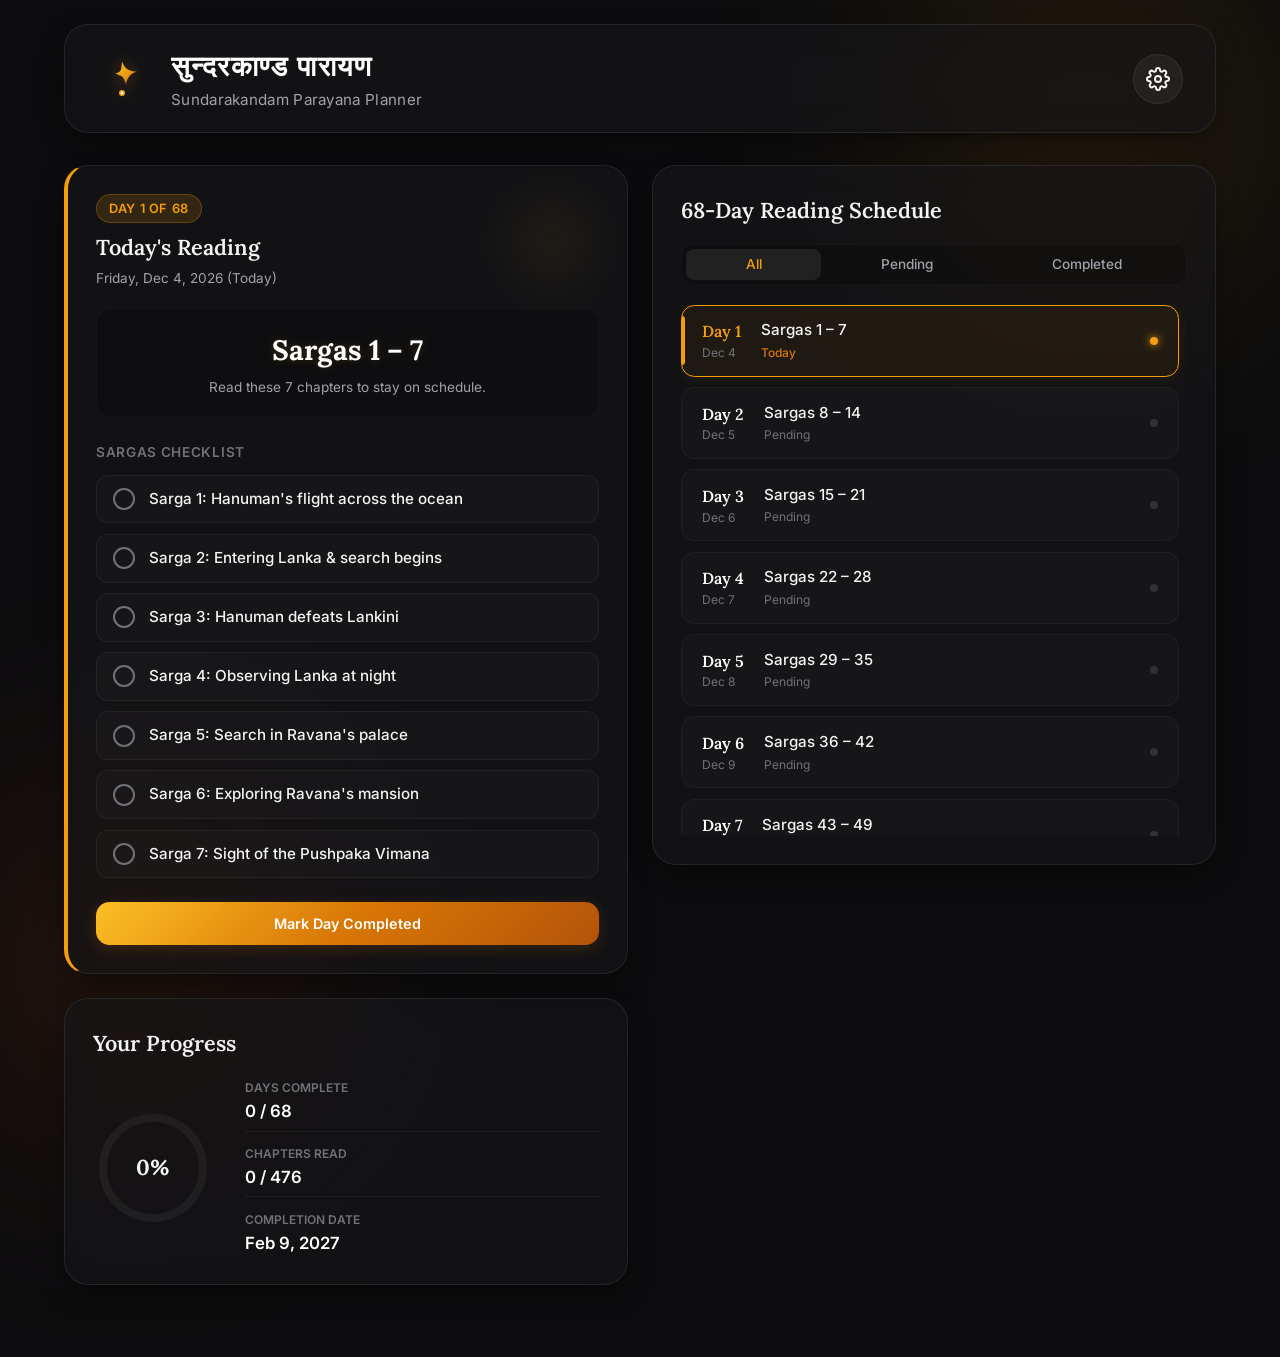
<file: index.html>
<!DOCTYPE html>
<html lang="en">
<head>
  <meta charset="utf-8"/>
  <meta name="viewport" content="width=device-width, initial-scale=1.0"/>
  <title>Sundarakandam Parayana Planner</title>
  
  <!-- SEO Meta Tags -->
  <meta name="description" content="A beautiful and intuitive tool to track your 68-day Sundarakandam reading cycle. Read 7 chapters a day and complete the parayana smoothly."/>
  <meta name="theme-color" content="#18181b"/>
  <meta name="mobile-web-app-capable" content="yes"/>
  <meta name="apple-mobile-web-app-capable" content="yes"/>
  <meta name="apple-mobile-web-app-status-bar-style" content="black-translucent"/>
  <meta name="apple-mobile-web-app-title" content="Sundara Parayana"/>
  
  <!-- PWA Manifest -->
  <link rel="manifest" href="manifest.json"/>
  <link rel="apple-touch-icon" href="icon.svg"/>

  <!-- Google Fonts -->
  <link rel="preconnect" href="https://fonts.googleapis.com"/>
  <link rel="preconnect" href="https://fonts.gstatic.com" crossorigin/>
  <link href="https://fonts.googleapis.com/css2?family=Inter:wght@300;400;500;600;700&family=Lora:ital,wght@0,400;0,500;0,600;0,700;1,400&family=Yatra+One&display=swap" rel="stylesheet"/>

  <!-- Stylesheet -->
  <link href="style.css" rel="stylesheet"/>
</head>
<body>

  <!-- Background decorative elements -->
  <div class="bg-glow bg-glow-1"></div>
  <div class="bg-glow bg-glow-2"></div>

  <!-- App Wrapper -->
  <div class="app-container">
    
    <!-- Header -->
    <header class="app-header">
      <div class="header-logo">
        <!-- Spiritual Om/Lotus inspired SVG -->
        <svg viewBox="0 0 100 100" width="50" height="50" class="spiritual-icon" aria-hidden="true">
          <path fill="url(#goldGradient)" d="M50,15 C55,30 65,35 80,35 C65,40 58,50 58,65 C58,50 51,40 36,40 C51,35 48,30 50,15 Z" />
          <path fill="url(#goldGradient)" opacity="0.7" d="M50,25 C53,35 60,38 70,38 C60,42 55,48 55,58 C55,48 50,42 40,42 C50,38 48,35 50,25 Z" />
          <circle cx="50" cy="78" r="6" fill="#F59E0B" />
          <circle cx="50" cy="78" r="3" fill="#FFF" />
          <defs>
            <linearGradient id="goldGradient" x1="0%" y1="0%" x2="100%" y2="100%">
              <stop offset="0%" stop-color="#FBBF24" />
              <stop offset="100%" stop-color="#D97706" />
            </linearGradient>
          </defs>
        </svg>
      </div>
      <div class="header-titles">
        <h1 class="main-title" id="title-main">सुन्दरकाण्ड पारायण</h1>
        <p class="subtitle" id="title-sub">Sundarakandam Parayana Planner</p>
      </div>
      <button class="settings-toggle-btn" id="btn-settings-toggle" aria-label="Open Settings">
        <svg viewBox="0 0 24 24" width="24" height="24" stroke="currentColor" stroke-width="2" fill="none" stroke-linecap="round" stroke-linejoin="round">
          <circle cx="12" cy="12" r="3"></circle>
          <path d="M19.4 15a1.65 1.65 0 0 0 .33 1.82l.06.06a2 2 0 1 1-2.83 2.83l-.06-.06a1.65 1.65 0 0 0-1.82-.33 1.65 1.65 0 0 0-1 1.51V21a2 2 0 0 1-4 0v-.09A1.65 1.65 0 0 0 9 19.4a1.65 1.65 0 0 0-1.82.33l-.06.06a2 2 0 1 1-2.83-2.83l.06-.06a1.65 1.65 0 0 0 .33-1.82 1.65 1.65 0 0 0-1.51-1H3a2 2 0 0 1 0-4h.09A1.65 1.65 0 0 0 4.6 9a1.65 1.65 0 0 0-.33-1.82l-.06-.06a2 2 0 1 1 2.83-2.83l.06.06a1.65 1.65 0 0 0 1.82.33H9a1.65 1.65 0 0 0 1-1.51V3a2 2 0 0 1 4 0v.09a1.65 1.65 0 0 0 1 1.51 1.65 1.65 0 0 0 1.82-.33l.06-.06a2 2 0 1 1 2.83 2.83l-.06.06a1.65 1.65 0 0 0-.33 1.82V9a1.65 1.65 0 0 0 1.51 1H21a2 2 0 0 1 0 4h-.09a1.65 1.65 0 0 0-1.51 1z"></path>
        </svg>
      </button>
    </header>

    <!-- Main Grid Dashboard -->
    <main class="dashboard-grid">

      <!-- Left Column: Reading Card & Progress -->
      <div class="dashboard-col col-left">
        
        <!-- Today's Reading Panel -->
        <section class="glass-panel reading-panel" id="panel-today-reading">
          <div class="panel-header">
            <span class="badge" id="badge-day-number">Day --</span>
            <h2 class="panel-title" id="lbl-reading-header">Today's Reading</h2>
            <p class="panel-subtitle" id="lbl-today-date">--</p>
          </div>
          
          <div class="reading-target-box">
            <div class="chapters-range" id="lbl-chapters-range">Chapters --</div>
            <p class="target-desc" id="lbl-chapters-desc">Read these 7 chapters to stay on schedule.</p>
          </div>

          <!-- Checklist -->
          <div class="checklist-container">
            <h3 class="checklist-title">Sargas Checklist</h3>
            <ul class="checklist" id="list-sargas-checklist">
              <!-- Dynamically populated -->
            </ul>
          </div>

          <!-- Action Buttons -->
          <div class="action-bar">
            <button class="primary-btn" id="btn-complete-day">
              <span class="btn-text">Mark Day Completed</span>
              <svg class="btn-icon" viewBox="0 0 24 24" width="20" height="20" stroke="currentColor" stroke-width="2.5" fill="none" stroke-linecap="round" stroke-linejoin="round">
                <polyline points="20 6 9 17 4 12"></polyline>
              </svg>
            </button>
          </div>
        </section>

        <!-- Progress Overview -->
        <section class="glass-panel progress-panel" id="panel-progress">
          <h2 class="panel-title">Your Progress</h2>
          <div class="progress-stats">
            <div class="progress-ring-wrapper">
              <svg class="progress-ring" width="120" height="120">
                <circle class="progress-ring-bg" stroke="rgba(255,255,255,0.05)" stroke-width="8" fill="transparent" r="50" cx="60" cy="60" />
                <circle class="progress-ring-bar" id="ring-progress-bar" stroke="url(#goldGradient)" stroke-width="8" stroke-dasharray="314.16" stroke-dashoffset="314.16" stroke-linecap="round" fill="transparent" r="50" cx="60" cy="60" />
              </svg>
              <div class="progress-percent" id="lbl-progress-percent">0%</div>
            </div>
            
            <div class="stats-text">
              <div class="stat-item">
                <span class="stat-label">Days Complete</span>
                <span class="stat-val" id="lbl-stat-days-complete">0 / 68</span>
              </div>
              <div class="stat-item">
                <span class="stat-label">Chapters Read</span>
                <span class="stat-val" id="lbl-stat-chapters-read">0 / 476</span>
              </div>
              <div class="stat-item">
                <span class="stat-label">Completion Date</span>
                <span class="stat-val" id="lbl-stat-completion-date">--</span>
              </div>
            </div>
          </div>
        </section>
      </div>

      <!-- Right Column: Full Schedule -->
      <div class="dashboard-col col-right">
        <section class="glass-panel schedule-panel">
          <div class="schedule-header">
            <h2 class="panel-title">68-Day Reading Schedule</h2>
            <div class="schedule-filter">
              <button class="filter-btn active" id="btn-filter-all">All</button>
              <button class="filter-btn" id="btn-filter-pending">Pending</button>
              <button class="filter-btn" id="btn-filter-completed">Completed</button>
            </div>
          </div>

          <div class="schedule-list-container">
            <div class="schedule-list" id="list-schedule-days">
              <!-- Dynamically populated 68 Day Cards -->
            </div>
          </div>
        </section>
      </div>

    </main>

    <!-- Settings & Adjustments Drawer / Overlay -->
    <div class="settings-overlay" id="overlay-settings">
      <div class="settings-drawer">
        <div class="drawer-header">
          <h2 class="drawer-title">Schedule Settings</h2>
          <button class="close-btn" id="btn-settings-close" aria-label="Close Settings">
            <svg viewBox="0 0 24 24" width="24" height="24" stroke="currentColor" stroke-width="2" fill="none" stroke-linecap="round" stroke-linejoin="round">
              <line x1="18" y1="6" x2="6" y2="18"></line>
              <line x1="6" y1="6" x2="18" y2="18"></line>
            </svg>
          </button>
        </div>

        <div class="drawer-content">
          <!-- Start Date Selection -->
          <div class="setting-group">
            <label class="setting-label" for="input-start-date">Parayana Start Date</label>
            <input type="date" class="setting-input" id="input-start-date"/>
            <p class="setting-help">Changing the start date shifts the target dates for all 68 days.</p>
          </div>

          <!-- Adjust Day Offset (Re-anchor) -->
          <div class="setting-group">
            <label class="setting-label" for="input-anchor-day">Align Schedule</label>
            <div class="inline-input-group">
              <span class="setting-prefix-text">Today I am reading Day</span>
              <input type="number" class="setting-input compact-input" id="input-anchor-day" min="1" max="68" value="1"/>
            </div>
            <button class="secondary-btn" id="btn-align-schedule">Update Start Date to Align</button>
            <p class="setting-help">If you missed days or are ahead, this will recalculate your Start Date so your chosen Day matches today's date.</p>
          </div>

          <!-- Reset Options -->
          <div class="setting-group reset-group">
            <h3 class="setting-subheader">Reset Cycle</h3>
            <p class="setting-help">This will clear all completed chapters and days, and set the start date to today.</p>
            <button class="danger-btn" id="btn-reset-cycle">Reset Parayana Progress</button>
          </div>

          <!-- About/Rule Info -->
          <div class="setting-group info-group">
            <h3 class="setting-subheader">Parayana Rules</h3>
            <ul class="rules-list">
              <li><strong>Total Chapters:</strong> 68 sargas in Sundarakandam.</li>
              <li><strong>Daily Quota:</strong> Read exactly 7 chapters daily.</li>
              <li><strong>Wrap-around:</strong> After Chapter 68, the cycle continues immediately with Chapter 1. E.g., Day 10 is Ch. 64-68, then Ch. 1-2.</li>
              <li><strong>The End Condition:</strong> The parayana concludes on the day when the 7th chapter of that day is Chapter 68. This occurs precisely on <strong>Day 68</strong> after completing 7 full cycles (476 chapters in total).</li>
            </ul>
          </div>
        </div>
      </div>
    </div>

    <!-- Celebration/Completion Banner -->
    <div class="completion-overlay" id="overlay-completion">
      <div class="completion-card">
        <div class="celebration-emoji">🕉️✨</div>
        <h2 class="completion-title">जय श्री राम</h2>
        <p class="completion-subtitle">Jaya Sri Rama</p>
        <p class="completion-text">Congratulations! You have successfully completed your 68-day Sundarakandam Parayana cycle!</p>
        <div class="completion-summary-box">
          <p>Started: <span id="lbl-completed-start-date">--</span></p>
          <p>Completed: <span id="lbl-completed-end-date">--</span></p>
          <p>Total Chapters Read: 476 (7 cycles of 68 sargas)</p>
        </div>
        <button class="primary-btn" id="btn-new-cycle">Start a New Cycle</button>
      </div>
    </div>

  </div>

  <script src="app.js"></script>
</body>
</html>
</file>
<file: style.css>
/* Core Design System Tokens */
:root {
  --font-serif: 'Lora', 'Georgia', serif;
  --font-sans: 'Inter', -apple-system, BlinkMacSystemFont, 'Segoe UI', Roboto, sans-serif;
  
  /* Color Palette */
  --bg-dark: #0c0c0e;
  --bg-panel: rgba(22, 22, 26, 0.65);
  --border-color: rgba(255, 255, 255, 0.08);
  --border-focus: rgba(245, 158, 11, 0.4);
  
  --text-primary: #f4f4f5;
  --text-secondary: #a1a1aa;
  --text-muted: #71717a;
  
  /* Brand/Spiritual Accents */
  --accent-saffron: #f59e0b;
  --accent-saffron-dark: #d97706;
  --accent-orange: #ea580c;
  --accent-gold-gradient: linear-gradient(135deg, #fbbf24 0%, #d97706 50%, #b45309 100%);
  --accent-glow: rgba(245, 158, 11, 0.15);
  
  --success: #10b981;
  --success-glow: rgba(16, 185, 129, 0.15);
  
  --danger: #ef4444;
  
  /* Shadows & Blur */
  --shadow-lg: 0 10px 30px -10px rgba(0, 0, 0, 0.7);
  --shadow-glow: 0 0 20px rgba(245, 158, 11, 0.2);
  --glass-blur: blur(16px) saturate(140%);
}

/* Reset and Core Layout */
* {
  box-sizing: border-box;
  margin: 0;
  padding: 0;
}

body {
  background-color: var(--bg-dark);
  color: var(--text-primary);
  font-family: var(--font-sans);
  min-height: 100vh;
  position: relative;
  overflow-x: hidden;
  line-height: 1.5;
  padding-bottom: 3rem;
}

/* Ambient Background Glows */
.bg-glow {
  position: absolute;
  width: 40vw;
  height: 40vw;
  border-radius: 50%;
  pointer-events: none;
  z-index: -1;
  filter: blur(120px);
  opacity: 0.18;
}

.bg-glow-1 {
  background: radial-gradient(circle, var(--accent-saffron) 0%, transparent 70%);
  top: -10%;
  right: -5%;
}

.bg-glow-2 {
  background: radial-gradient(circle, var(--accent-orange) 0%, transparent 70%);
  bottom: 10%;
  left: -10%;
}

/* Container */
.app-container {
  width: 100%;
  max-width: 1200px;
  margin: 0 auto;
  padding: 1.5rem 1.5rem;
}

/* Header styling */
.app-header {
  display: flex;
  align-items: center;
  margin-bottom: 2rem;
  padding: 1.25rem 2rem;
  background: var(--bg-panel);
  border: 1px solid var(--border-color);
  border-radius: 1.5rem;
  backdrop-filter: var(--glass-blur);
  -webkit-backdrop-filter: var(--glass-blur);
  box-shadow: var(--shadow-lg);
  position: relative;
}

.header-logo {
  margin-right: 1.5rem;
  display: flex;
  align-items: center;
  justify-content: center;
}

.spiritual-icon {
  filter: drop-shadow(0 0 8px rgba(245, 158, 11, 0.4));
  animation: float 4s ease-in-out infinite;
}

@keyframes float {
  0%, 100% { transform: translateY(0px); }
  50% { transform: translateY(-6px); }
}

.header-titles {
  flex-grow: 1;
}

.main-title {
  font-family: var(--font-serif);
  font-size: 1.75rem;
  font-weight: 700;
  letter-spacing: 0.05em;
  background: linear-gradient(135deg, #fff 30%, #fef08a 100%);
  -webkit-background-clip: text;
  -webkit-text-fill-color: transparent;
  margin-bottom: 0.15rem;
}

.subtitle {
  color: var(--text-secondary);
  font-size: 0.95rem;
  font-weight: 400;
  letter-spacing: 0.02em;
}

.settings-toggle-btn {
  background: rgba(255, 255, 255, 0.05);
  border: 1px solid var(--border-color);
  color: var(--text-primary);
  padding: 0.75rem;
  border-radius: 50%;
  cursor: pointer;
  display: flex;
  align-items: center;
  justify-content: center;
  transition: all 0.3s cubic-bezier(0.4, 0, 0.2, 1);
}

.settings-toggle-btn:hover {
  background: rgba(245, 158, 11, 0.15);
  border-color: var(--accent-saffron);
  color: var(--accent-saffron);
  transform: rotate(30deg);
  box-shadow: 0 0 12px rgba(245, 158, 11, 0.3);
}

/* Glass Panels */
.glass-panel {
  background: var(--bg-panel);
  border: 1px solid var(--border-color);
  border-radius: 1.5rem;
  backdrop-filter: var(--glass-blur);
  -webkit-backdrop-filter: var(--glass-blur);
  box-shadow: var(--shadow-lg);
  padding: 1.75rem;
  transition: border-color 0.3s ease;
}

/* Dashboard Grid Layout */
.dashboard-grid {
  display: grid;
  grid-template-columns: 1fr 1fr;
  gap: 1.5rem;
  align-items: start;
}

.dashboard-col {
  display: flex;
  flex-direction: column;
  gap: 1.5rem;
}

/* Today's Reading Panel Details */
.reading-panel {
  border-left: 4px solid var(--accent-saffron);
  position: relative;
  overflow: hidden;
}

.reading-panel::after {
  content: '';
  position: absolute;
  top: 0;
  right: 0;
  width: 150px;
  height: 150px;
  background: radial-gradient(circle, rgba(245, 158, 11, 0.06) 0%, transparent 70%);
  pointer-events: none;
}

.panel-header {
  margin-bottom: 1.25rem;
}

.badge {
  display: inline-block;
  background: rgba(245, 158, 11, 0.15);
  color: var(--accent-saffron);
  border: 1px solid rgba(245, 158, 11, 0.25);
  padding: 0.25rem 0.75rem;
  border-radius: 9999px;
  font-size: 0.8rem;
  font-weight: 600;
  letter-spacing: 0.05em;
  margin-bottom: 0.5rem;
  text-transform: uppercase;
}

.panel-title {
  font-family: var(--font-serif);
  font-size: 1.35rem;
  font-weight: 600;
  margin-bottom: 0.25rem;
}

.panel-subtitle {
  font-size: 0.85rem;
  color: var(--text-secondary);
}

.reading-target-box {
  background: rgba(0, 0, 0, 0.2);
  border: 1px solid rgba(255, 255, 255, 0.03);
  border-radius: 1rem;
  padding: 1.25rem;
  margin-bottom: 1.5rem;
  text-align: center;
}

.chapters-range {
  font-family: var(--font-serif);
  font-size: 1.75rem;
  font-weight: 700;
  color: #fff;
  text-shadow: 0 0 10px rgba(245, 158, 11, 0.2);
  margin-bottom: 0.35rem;
}

.target-desc {
  font-size: 0.85rem;
  color: var(--text-secondary);
}

/* Checklist Styling */
.checklist-container {
  margin-bottom: 1.5rem;
}

.checklist-title {
  font-size: 0.85rem;
  text-transform: uppercase;
  letter-spacing: 0.05em;
  color: var(--text-muted);
  margin-bottom: 0.75rem;
  font-weight: 600;
}

.checklist {
  list-style: none;
  display: flex;
  flex-direction: column;
  gap: 0.65rem;
}

.checklist-item {
  display: flex;
  align-items: center;
  background: rgba(255, 255, 255, 0.02);
  border: 1px solid rgba(255, 255, 255, 0.05);
  border-radius: 0.75rem;
  padding: 0.75rem 1rem;
  cursor: pointer;
  user-select: none;
  transition: all 0.2s ease;
}

.checklist-item:hover {
  background: rgba(255, 255, 255, 0.04);
  border-color: rgba(255, 255, 255, 0.1);
  transform: translateX(3px);
}

.checklist-item.checked {
  border-color: rgba(16, 185, 129, 0.3);
  background: rgba(16, 185, 129, 0.04);
}

/* Custom checkbox circle */
.custom-checkbox {
  width: 22px;
  height: 22px;
  border-radius: 50%;
  border: 2px solid var(--text-muted);
  margin-right: 0.85rem;
  display: flex;
  align-items: center;
  justify-content: center;
  flex-shrink: 0;
  transition: all 0.2s ease;
}

.checklist-item:hover .custom-checkbox {
  border-color: var(--accent-saffron);
}

.checklist-item.checked .custom-checkbox {
  border-color: var(--success);
  background: var(--success);
}

.custom-checkbox-check {
  width: 10px;
  height: 10px;
  fill: none;
  stroke: #fff;
  stroke-width: 3;
  stroke-linecap: round;
  stroke-linejoin: round;
  opacity: 0;
  transform: scale(0.6);
  transition: all 0.2s cubic-bezier(0.175, 0.885, 0.32, 1.275);
}

.checklist-item.checked .custom-checkbox-check {
  opacity: 1;
  transform: scale(1);
}

.checklist-item-text {
  font-size: 0.95rem;
  font-weight: 500;
  color: var(--text-primary);
  transition: color 0.2s ease;
}

.checklist-item.checked .checklist-item-text {
  text-decoration: line-through;
  color: var(--text-muted);
}

/* Progress Panel details */
.progress-panel {
  position: relative;
}

.progress-stats {
  display: flex;
  align-items: center;
  gap: 2rem;
  margin-top: 1.25rem;
}

.progress-ring-wrapper {
  position: relative;
  display: flex;
  align-items: center;
  justify-content: center;
}

.progress-ring-bar {
  transition: stroke-dashoffset 0.6s cubic-bezier(0.4, 0, 0.2, 1);
  transform: rotate(-90deg);
  transform-origin: 60px 60px;
}

.progress-percent {
  position: absolute;
  font-family: var(--font-serif);
  font-size: 1.35rem;
  font-weight: 700;
  color: var(--text-primary);
}

.stats-text {
  flex-grow: 1;
  display: flex;
  flex-direction: column;
  gap: 0.85rem;
}

.stat-item {
  display: flex;
  flex-direction: column;
  border-bottom: 1px solid rgba(255, 255, 255, 0.05);
  padding-bottom: 0.4rem;
}

.stat-item:last-child {
  border-bottom: none;
  padding-bottom: 0;
}

.stat-label {
  font-size: 0.75rem;
  text-transform: uppercase;
  color: var(--text-muted);
  font-weight: 600;
}

.stat-val {
  font-size: 1.05rem;
  font-weight: 600;
  color: #fff;
  margin-top: 0.1rem;
}

/* Schedule Panel Details */
.schedule-panel {
  display: flex;
  flex-direction: column;
  height: calc(100vh - 11.5rem);
  max-height: 700px;
  min-height: 480px;
}

.schedule-header {
  display: flex;
  flex-direction: column;
  gap: 0.85rem;
  margin-bottom: 1.25rem;
}

.schedule-filter {
  display: flex;
  background: rgba(0, 0, 0, 0.2);
  padding: 0.25rem;
  border-radius: 0.75rem;
  border: 1px solid rgba(255, 255, 255, 0.03);
}

.filter-btn {
  flex-grow: 1;
  background: transparent;
  border: none;
  color: var(--text-secondary);
  font-size: 0.85rem;
  font-weight: 500;
  padding: 0.45rem 0.75rem;
  border-radius: 0.5rem;
  cursor: pointer;
  transition: all 0.2s ease;
}

.filter-btn:hover {
  color: #fff;
}

.filter-btn.active {
  background: rgba(255, 255, 255, 0.08);
  color: var(--accent-saffron);
}

.schedule-list-container {
  flex-grow: 1;
  overflow-y: auto;
  padding-right: 0.5rem;
  /* Scrollbar Firefox */
  scrollbar-width: thin;
  scrollbar-color: rgba(255,255,255,0.1) transparent;
}

/* Scrollbar Chrome/Safari */
.schedule-list-container::-webkit-scrollbar {
  width: 5px;
}

.schedule-list-container::-webkit-scrollbar-track {
  background: transparent;
}

.schedule-list-container::-webkit-scrollbar-thumb {
  background: rgba(255, 255, 255, 0.1);
  border-radius: 9999px;
}

.schedule-list-container::-webkit-scrollbar-thumb:hover {
  background: rgba(255, 255, 255, 0.2);
}

.schedule-list {
  display: flex;
  flex-direction: column;
  gap: 0.65rem;
}

/* Day list card items */
.day-card {
  display: grid;
  grid-template-columns: auto 1fr auto;
  align-items: center;
  background: rgba(255, 255, 255, 0.02);
  border: 1px solid rgba(255, 255, 255, 0.04);
  border-radius: 0.85rem;
  padding: 0.85rem 1.25rem;
  cursor: pointer;
  transition: all 0.25s cubic-bezier(0.4, 0, 0.2, 1);
}

.day-card:hover {
  background: rgba(255, 255, 255, 0.04);
  border-color: rgba(255, 255, 255, 0.08);
  transform: translateX(4px);
}

.day-card.active-day {
  background: rgba(245, 158, 11, 0.06);
  border-color: var(--accent-saffron);
  box-shadow: 0 0 15px rgba(245, 158, 11, 0.1);
  position: relative;
}

.day-card.active-day::before {
  content: '';
  position: absolute;
  left: 0;
  top: 15%;
  height: 70%;
  width: 3px;
  background: var(--accent-saffron);
  border-radius: 0 9999px 9999px 0;
}

.day-card.completed {
  border-color: rgba(16, 185, 129, 0.15);
  background: rgba(16, 185, 129, 0.02);
  opacity: 0.75;
}

.day-card-left {
  display: flex;
  flex-direction: column;
  margin-right: 1.25rem;
}

.day-card-num {
  font-family: var(--font-serif);
  font-size: 1rem;
  font-weight: 600;
  color: #fff;
}

.day-card-date {
  font-size: 0.75rem;
  color: var(--text-muted);
  margin-top: 0.05rem;
}

.day-card.active-day .day-card-num {
  color: var(--accent-saffron);
}

.day-card-mid {
  display: flex;
  flex-direction: column;
}

.day-card-chaps {
  font-size: 0.95rem;
  font-weight: 500;
  color: var(--text-primary);
}

.day-card.completed .day-card-chaps {
  text-decoration: line-through;
  color: var(--text-muted);
}

.day-card-status-text {
  font-size: 0.75rem;
  color: var(--text-muted);
  margin-top: 0.1rem;
}

.day-card.active-day .day-card-status-text {
  color: var(--accent-saffron-dark);
  font-weight: 500;
}

.day-card.completed .day-card-status-text {
  color: var(--success);
}

.day-card-right {
  display: flex;
  align-items: center;
  justify-content: center;
}

.status-dot {
  width: 8px;
  height: 8px;
  border-radius: 50%;
  background: var(--text-muted);
  opacity: 0.3;
}

.day-card.active-day .status-dot {
  background: var(--accent-saffron);
  opacity: 1;
  box-shadow: 0 0 8px var(--accent-saffron);
  animation: pulse 1.8s infinite alternate;
}

@keyframes pulse {
  0% { transform: scale(0.9); opacity: 0.7; }
  100% { transform: scale(1.3); opacity: 1; box-shadow: 0 0 12px var(--accent-saffron); }
}

.day-card.completed .status-dot {
  background: var(--success);
  opacity: 1;
}

.day-card-check-icon {
  color: var(--success);
  display: none;
}

.day-card.completed .day-card-check-icon {
  display: block;
}

.day-card.completed .status-dot {
  display: none;
}

/* Button Styles */
button {
  font-family: var(--font-sans);
  font-size: 0.9rem;
  font-weight: 600;
  border-radius: 0.85rem;
  padding: 0.8rem 1.5rem;
  cursor: pointer;
  display: flex;
  align-items: center;
  justify-content: center;
  gap: 0.5rem;
  transition: all 0.25s cubic-bezier(0.4, 0, 0.2, 1);
}

.primary-btn {
  background: var(--accent-gold-gradient);
  border: none;
  color: #fff;
  box-shadow: 0 4px 15px rgba(217, 119, 6, 0.2);
  width: 100%;
}

.primary-btn:hover {
  transform: translateY(-2px);
  box-shadow: 0 6px 20px rgba(217, 119, 6, 0.35), var(--shadow-glow);
}

.primary-btn:active {
  transform: translateY(0);
}

.secondary-btn {
  background: rgba(255, 255, 255, 0.05);
  border: 1px solid var(--border-color);
  color: var(--text-primary);
  width: 100%;
}

.secondary-btn:hover {
  background: rgba(255, 255, 255, 0.08);
  border-color: rgba(255, 255, 255, 0.2);
}

.danger-btn {
  background: rgba(239, 68, 68, 0.1);
  border: 1px solid rgba(239, 68, 68, 0.2);
  color: var(--danger);
  width: 100%;
}

.danger-btn:hover {
  background: rgba(239, 68, 68, 0.25);
  border-color: rgba(239, 68, 68, 0.4);
}

/* Settings Overlay Drawer */
.settings-overlay {
  position: fixed;
  top: 0;
  left: 0;
  width: 100%;
  height: 100%;
  background: rgba(0, 0, 0, 0.6);
  backdrop-filter: blur(8px);
  -webkit-backdrop-filter: blur(8px);
  z-index: 100;
  display: flex;
  justify-content: flex-end;
  opacity: 0;
  pointer-events: none;
  transition: opacity 0.3s ease;
}

.settings-overlay.open {
  opacity: 1;
  pointer-events: auto;
}

.settings-drawer {
  width: 100%;
  max-width: 420px;
  background: #121215;
  border-left: 1px solid var(--border-color);
  height: 100%;
  display: flex;
  flex-direction: column;
  box-shadow: -10px 0 30px rgba(0, 0, 0, 0.5);
  transform: translateX(100%);
  transition: transform 0.3s cubic-bezier(0.4, 0, 0.2, 1);
}

.settings-overlay.open .settings-drawer {
  transform: translateX(0);
}

.drawer-header {
  padding: 1.5rem;
  border-bottom: 1px solid var(--border-color);
  display: flex;
  align-items: center;
  justify-content: space-between;
}

.drawer-title {
  font-family: var(--font-serif);
  font-size: 1.25rem;
  font-weight: 600;
}

.close-btn {
  background: transparent;
  border: none;
  color: var(--text-secondary);
  padding: 0.5rem;
  border-radius: 50%;
}

.close-btn:hover {
  background: rgba(255, 255, 255, 0.05);
  color: #fff;
}

.drawer-content {
  flex-grow: 1;
  overflow-y: auto;
  padding: 1.5rem;
  display: flex;
  flex-direction: column;
  gap: 1.75rem;
}

.setting-group {
  display: flex;
  flex-direction: column;
  gap: 0.5rem;
}

.setting-label {
  font-size: 0.85rem;
  font-weight: 600;
  text-transform: uppercase;
  letter-spacing: 0.05em;
  color: var(--text-secondary);
}

.setting-input {
  background: rgba(0, 0, 0, 0.3);
  border: 1px solid var(--border-color);
  color: #fff;
  border-radius: 0.75rem;
  padding: 0.75rem 1rem;
  font-family: var(--font-sans);
  font-size: 0.95rem;
  transition: all 0.2s ease;
}

.setting-input:focus {
  outline: none;
  border-color: var(--accent-saffron);
  box-shadow: 0 0 0 2px var(--border-focus);
}

.inline-input-group {
  display: flex;
  align-items: center;
  gap: 0.75rem;
  background: rgba(0, 0, 0, 0.2);
  border: 1px solid var(--border-color);
  border-radius: 0.75rem;
  padding: 0.35rem 0.85rem;
}

.setting-prefix-text {
  font-size: 0.9rem;
  color: var(--text-secondary);
}

.compact-input {
  width: 70px;
  text-align: center;
  padding: 0.4rem 0.5rem;
  background: rgba(0, 0, 0, 0.4);
}

.setting-help {
  font-size: 0.75rem;
  color: var(--text-muted);
  line-height: 1.4;
}

.setting-subheader {
  font-family: var(--font-serif);
  font-size: 1.05rem;
  font-weight: 600;
  color: #fff;
  margin-bottom: 0.15rem;
}

.reset-group {
  border-top: 1px solid var(--border-color);
  padding-top: 1.5rem;
}

.info-group {
  border-top: 1px solid var(--border-color);
  padding-top: 1.5rem;
  gap: 0.75rem;
}

.rules-list {
  padding-left: 1.25rem;
  font-size: 0.8rem;
  color: var(--text-secondary);
  display: flex;
  flex-direction: column;
  gap: 0.45rem;
}

.rules-list li strong {
  color: var(--accent-saffron);
}

/* Completion Overlay */
.completion-overlay {
  position: fixed;
  top: 0;
  left: 0;
  width: 100%;
  height: 100%;
  background: rgba(6, 6, 8, 0.85);
  backdrop-filter: blur(12px);
  -webkit-backdrop-filter: blur(12px);
  z-index: 110;
  display: flex;
  align-items: center;
  justify-content: center;
  padding: 1.5rem;
  opacity: 0;
  pointer-events: none;
  transition: opacity 0.5s ease;
}

.completion-overlay.open {
  opacity: 1;
  pointer-events: auto;
}

.completion-card {
  background: linear-gradient(180deg, #1f1d18 0%, #121214 100%);
  border: 1px solid rgba(245, 158, 11, 0.25);
  border-radius: 2rem;
  padding: 2.5rem;
  max-width: 480px;
  width: 100%;
  text-align: center;
  box-shadow: 0 20px 50px rgba(0, 0, 0, 0.8), 0 0 30px rgba(245, 158, 11, 0.15);
  transform: scale(0.9);
  transition: transform 0.4s cubic-bezier(0.34, 1.56, 0.64, 1);
}

.completion-overlay.open .completion-card {
  transform: scale(1);
}

.celebration-emoji {
  font-size: 3rem;
  margin-bottom: 0.75rem;
  animation: pulse 1.5s infinite alternate;
}

.completion-title {
  font-family: 'Yatra One', var(--font-serif);
  font-size: 2.25rem;
  color: var(--accent-saffron);
  text-shadow: 0 0 15px rgba(245, 158, 11, 0.3);
  margin-bottom: 0.25rem;
}

.completion-subtitle {
  font-size: 1rem;
  text-transform: uppercase;
  letter-spacing: 0.15em;
  color: var(--text-secondary);
  margin-bottom: 1.5rem;
}

.completion-text {
  font-size: 1.05rem;
  color: var(--text-primary);
  margin-bottom: 1.5rem;
  line-height: 1.6;
}

.completion-summary-box {
  background: rgba(0, 0, 0, 0.3);
  border: 1px solid rgba(255, 255, 255, 0.05);
  border-radius: 1rem;
  padding: 1.25rem;
  margin-bottom: 2rem;
  text-align: left;
  display: flex;
  flex-direction: column;
  gap: 0.5rem;
  font-size: 0.9rem;
}

.completion-summary-box span {
  font-weight: 600;
  color: #fff;
}

/* Responsive Breakpoints */
@media (max-width: 900px) {
  .dashboard-grid {
    grid-template-columns: 1fr;
  }
  
  .schedule-panel {
    height: auto;
    max-height: 500px;
  }
}

@media (max-width: 600px) {
  body {
    padding-bottom: 1.5rem;
  }

  .app-container {
    padding: 1rem 1rem;
  }

  .app-header {
    padding: 1rem 1.25rem;
    margin-bottom: 1.25rem;
    flex-direction: row;
  }

  .header-logo {
    margin-right: 1rem;
  }

  .main-title {
    font-size: 1.35rem;
  }

  .subtitle {
    font-size: 0.8rem;
  }

  .glass-panel {
    padding: 1.25rem;
  }

  .progress-stats {
    flex-direction: column;
    align-items: center;
    gap: 1.25rem;
    text-align: center;
  }

  .stats-text {
    width: 100%;
  }

  .stat-item {
    align-items: center;
  }

  .day-card {
    padding: 0.75rem 1rem;
  }
  
  .celebration-emoji {
    font-size: 2.5rem;
  }
  
  .completion-title {
    font-size: 1.75rem;
  }
  
  .completion-card {
    padding: 1.75rem;
  }
}
</file>
